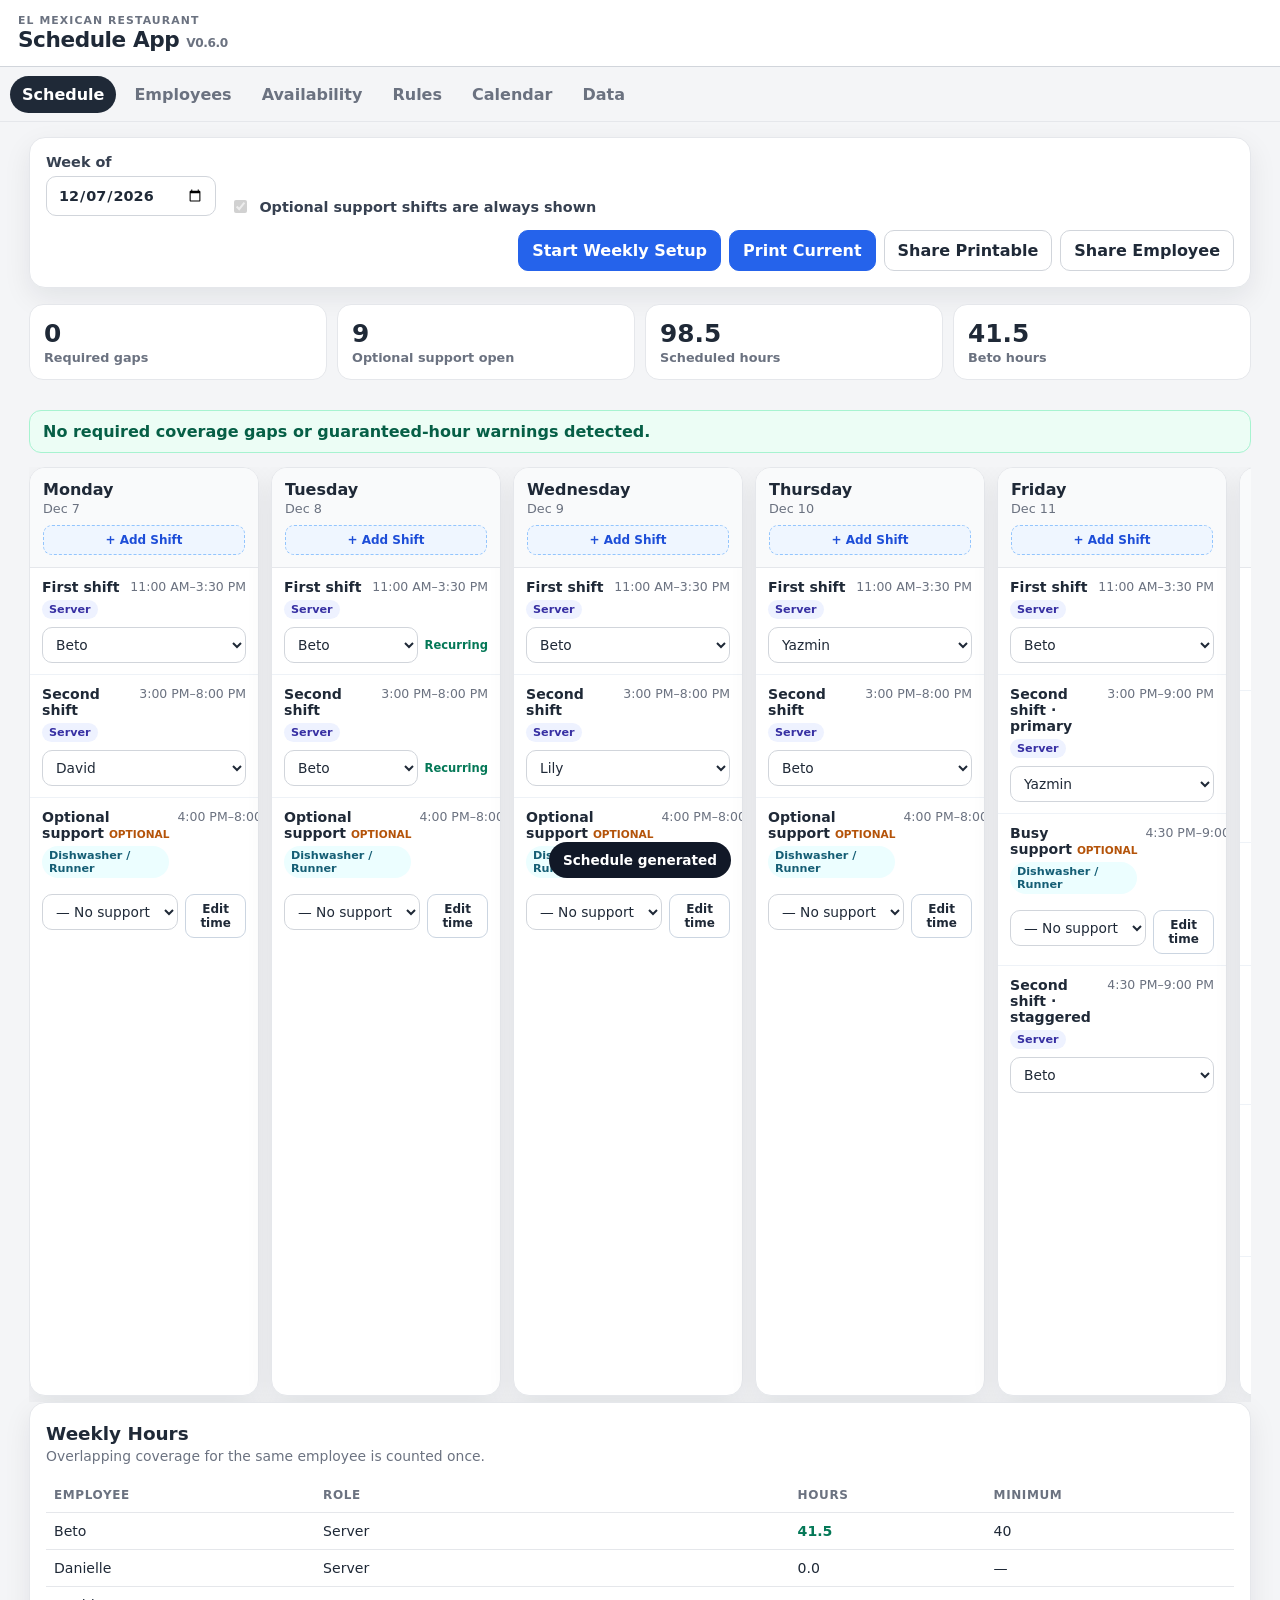
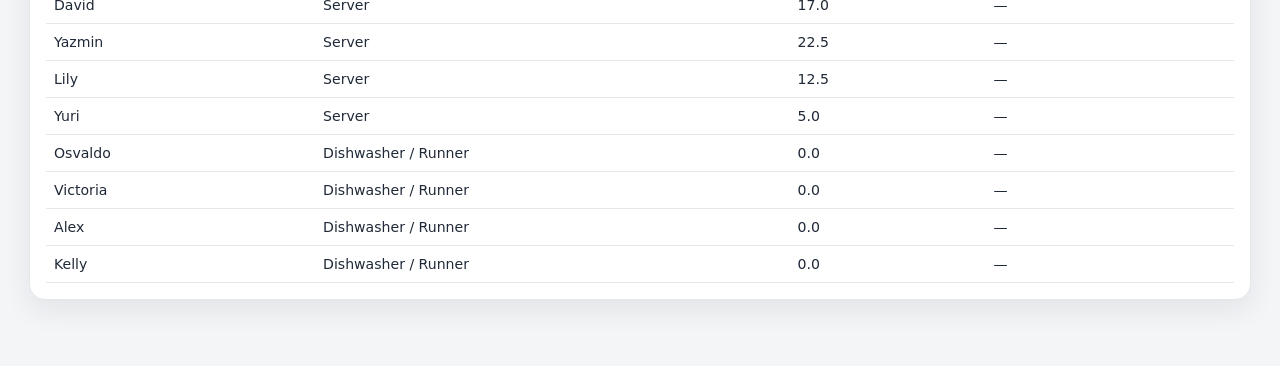
<file: index.html>
<!doctype html>
<html lang="en">
<head>
  <meta charset="utf-8" />
  <meta name="viewport" content="width=device-width,initial-scale=1,viewport-fit=cover" />
  <meta name="theme-color" content="#1f2937" />
  <title>Schedule App V0.6.0</title>
  <link rel="manifest" href="manifest.webmanifest" />
  <link rel="stylesheet" href="styles.css?v=0.6.0" />
</head>
<body>
  <header class="app-header">
    <div>
      <div class="eyebrow">El Mexican Restaurant</div>
      <h1>Schedule App <span class="version">V0.6.0</span></h1>
    </div>
    <button id="installBtn" class="ghost hidden" type="button">Install</button>
  </header>

  <nav class="tabs" aria-label="App sections">
    <button class="tab active" data-tab="schedule">Schedule</button>
    <button class="tab" data-tab="employees">Employees</button>
    <button class="tab" data-tab="availability">Availability</button>
    <button class="tab" data-tab="rules">Rules</button>
    <button class="tab" data-tab="calendar">Calendar</button>
    <button class="tab" data-tab="data">Data</button>
  </nav>

  <main>
    <section id="weeklyFlowBar" class="weekly-flow card hidden" aria-live="polite">
      <div class="weekly-flow-top">
        <div>
          <div id="weeklyFlowCount" class="eyebrow">Step 1 of 7</div>
          <h2 id="weeklyFlowTitle">Employees</h2>
          <p id="weeklyFlowText">Confirm the employees working this week.</p>
        </div>
        <button id="weeklyFlowExit" class="ghost" type="button">Exit setup</button>
      </div>
      <div class="weekly-flow-meta">
        <span id="weeklyFlowWeek"></span>
        <div id="weeklyFlowProgress" class="weekly-flow-progress" aria-label="Weekly setup progress"></div>
      </div>
      <div class="weekly-flow-actions">
        <button id="weeklyFlowBack" type="button">Back</button>
        <button id="weeklyFlowNext" class="primary" type="button">Next</button>
      </div>
    </section>

    <section id="tab-schedule" class="tab-panel active">
      <div class="toolbar card">
        <label>
          <span>Week of</span>
          <input id="weekDate" type="date" />
        </label>
        <label class="checkline">
          <input id="includeSupport" type="checkbox" checked disabled />
          <span>Optional support shifts are always shown</span>
        </label>
        <div class="toolbar-actions">
          <button id="generateBtn" class="primary" type="button">Generate Schedule</button>
          <button id="printCurrentBtn" class="primary" type="button">Print Current</button>
          <button id="printBtn" type="button">Share Printable</button>
          <button id="shareBtn" type="button">Share</button>
        </div>
      </div>

      <div id="scheduleStats" class="stats"></div>
      <div id="alerts" class="alerts"></div>
      <div id="scheduleGrid" class="schedule-grid"></div>

      <div class="card hours-card">
        <div class="section-title-row">
          <div>
            <h2>Weekly Hours</h2>
            <p>Overlapping coverage for the same employee is counted once.</p>
          </div>
        </div>
        <div id="hoursTableWrap"></div>
      </div>
    </section>

    <section id="tab-employees" class="tab-panel">
      <div class="section-title-row">
        <div>
          <h2>Employees</h2>
          <p>Employee profile settings live here. Normal availability and temporary changes are managed under Availability.</p>
        </div>
        <button id="addEmployeeBtn" class="primary" type="button">Add Employee</button>
      </div>
      <div id="employeeList" class="employee-list"></div>
    </section>

    <section id="tab-availability" class="tab-panel">
      <div class="card">
        <div class="section-title-row">
          <div>
            <h2>Normal Availability</h2>
            <p>This is each employee's usual weekly availability. Change it here when their regular schedule changes.</p>
          </div>
        </div>
        <div id="normalAvailabilityList" class="normal-availability-list"></div>
      </div>

      <div class="section-title-row availability-section-title">
        <div>
          <h2>Temporary Changes</h2>
          <p>Use these only when someone's availability is different for a specific date or week.</p>
        </div>
      </div>

      <div class="grid-two">
        <form id="exceptionForm" class="card form-card">
          <h2>Requested Time Off / Temporary Change</h2>
          <p>Use this for a requested day off, vacation, appointment, school conflict, or temporary extra availability. This does not change normal availability.</p>
          <label>Employee<select id="exceptionEmployee" required></select></label>
          <div class="split">
            <label>Start date<input id="exceptionStartDate" type="date" required /></label>
            <label>End date<input id="exceptionEndDate" type="date" required /></label>
          </div>
          <label>Type
            <select id="exceptionType">
              <option value="unavailable" selected>Requested time off / unavailable</option>
              <option value="available">Extra availability</option>
            </select>
          </label>
          <div class="split">
            <label>Start<input id="exceptionStart" type="time" value="08:00" required /></label>
            <label>End<input id="exceptionEnd" type="time" value="21:00" required /></label>
          </div>
          <label>Note<input id="exceptionNote" type="text" placeholder="Vacation, requested day off, appointment, school..." /></label>
          <button class="primary" type="submit">Save Temporary Change</button>
        </form>

        <div class="card">
          <h2>Saved Temporary Changes</h2>
          <div id="exceptionList"></div>
        </div>
      </div>
    </section>

    <section id="tab-rules" class="tab-panel">
      <div class="card">
        <div class="section-title-row">
          <div>
            <h2>Business Hours</h2>
            <p>Closing times are used by any coverage rule set to “Close.”</p>
          </div>
        </div>
        <div id="businessHoursRules"></div>
      </div>

      <div class="card">
        <div class="section-title-row">
          <div>
            <h2>Coverage Template</h2>
            <p>The normal front-of-house schedule. Every shift below can be edited, removed, or replaced.</p>
          </div>
          <button id="addCoverageBtn" class="primary" type="button">Add Shift</button>
        </div>
        <div id="coverageRules"></div>
      </div>

      <div class="card">
        <div class="section-title-row">
          <div>
            <h2>Priority Rules</h2>
            <p>Edit who is preferred for a role, day, or shift. Employees in the same tier have equal priority.</p>
          </div>
          <button id="addPriorityBtn" class="primary" type="button">Add Priority Rule</button>
        </div>
        <div id="priorityRules"></div>
      </div>

      <div class="grid-two">
        <form id="overrideForm" class="card form-card">
          <h2>Special Date Coverage</h2>
          <p>Add extra coverage for a holiday, event, or unusually busy day.</p>
          <label>Date<input id="overrideDate" type="date" required /></label>
          <label>Role
            <select id="overrideRole">
              <option value="server">Server</option>
              <option value="dish_runner">Dishwasher / Runner</option>
            </select>
          </label>
          <label>Label<input id="overrideLabel" type="text" value="Extra holiday coverage" required /></label>
          <div class="split">
            <label>Start<input id="overrideStart" type="time" value="16:30" required /></label>
            <label>End<input id="overrideEnd" type="time" value="20:00" required /></label>
          </div>
          <button class="primary" type="submit">Add Coverage</button>
        </form>
        <div class="card">
          <h2>Special Date Rules</h2>
          <div id="overrideList"></div>
        </div>
      </div>
    </section>

    <section id="tab-calendar" class="tab-panel">
      <div class="card">
        <div class="section-title-row">
          <div>
            <h2>Special Days Calendar</h2>
            <p>U.S. holidays appear automatically. Add local events or other dates that could affect staffing.</p>
          </div>
          <button id="addSpecialDayBtn" class="primary" type="button">Add Special Day</button>
        </div>
        <div class="calendar-toolbar">
          <button id="calendarPrev" type="button" aria-label="Previous month">‹</button>
          <strong id="calendarMonthLabel"></strong>
          <button id="calendarNext" type="button" aria-label="Next month">›</button>
        </div>
        <div id="specialCalendar" class="special-calendar"></div>
      </div>

      <div class="card">
        <h2>Upcoming Special Days</h2>
        <p>Use “Add Coverage” when a special day needs extra staff beyond the normal schedule.</p>
        <div id="specialDaysList"></div>
      </div>
    </section>

    <section id="tab-data" class="tab-panel">
      <div class="card data-card">
        <h2>Database</h2>
        <p>The app code and restaurant data stay separate. The working copy is saved on this device, and you can export it to JSON at any time.</p>
        <div class="data-actions">
          <button id="exportBtn" class="primary" type="button">Export JSON Backup</button>
          <label class="file-button">Import JSON<input id="importFile" type="file" accept="application/json,.json" /></label>
          <button id="resetBtn" class="danger-outline" type="button">Reload Bundled Defaults</button>
        </div>
        <div id="dataInfo" class="data-info"></div>
      </div>
    </section>
  </main>

  <dialog id="employeeDialog">
    <form id="employeeForm" method="dialog" class="dialog-form">
      <div class="section-title-row">
        <div>
          <div class="eyebrow">Employee Profile</div>
          <h2 id="employeeDialogTitle">Edit Employee</h2>
        </div>
        <button id="closeEmployeeDialog" class="icon-button" type="button" aria-label="Close">×</button>
      </div>
      <input id="employeeId" type="hidden" />
      <label>Name<input id="employeeName" type="text" required /></label>
      <label class="checkline"><input id="employeeActive" type="checkbox" /><span>Active employee</span></label>
      <label>Primary role
        <select id="employeeRole">
          <option value="server">Server</option>
          <option value="dish_runner">Dishwasher / Runner</option>
        </select>
      </label>
      <label>Availability type
        <select id="employeeAvailabilityMode">
          <option value="recurring">Recurring / normal pattern</option>
          <option value="weekly_variable">Entered fresh each week</option>
        </select>
      </label>
      <label>Flexibility
        <select id="employeeFlexibility">
          <option value="high">High / can fill gaps</option>
          <option value="normal">Normal</option>
          <option value="variable">Variable</option>
          <option value="backup">Backup / last fill</option>
        </select>
      </label>
      <div class="split">
        <label>Minimum weekly hours<input id="employeeMinHours" type="number" min="0" step="0.5" /></label>
        <label>Maximum weekly hours<input id="employeeMaxHours" type="number" min="0" step="0.5" /></label>
      </div>
      <fieldset>
        <legend>Normal Availability</legend>
        <p class="small">AM covers the first-shift window. PM covers the second-shift window. Select both for either shift.</p>
        <div id="availabilityMatrix" class="availability-matrix"></div>
      </fieldset>
      <label>Notes<textarea id="employeeNotes" rows="3"></textarea></label>
      <div class="dialog-actions">
        <button id="archiveEmployeeBtn" class="danger-outline" type="button">Archive</button>
        <button class="primary" value="save" type="submit">Save Employee</button>
      </div>
    </form>
  </dialog>

  <dialog id="availabilityDialog">
    <form id="availabilityForm" method="dialog" class="dialog-form">
      <div class="section-title-row">
        <div>
          <div class="eyebrow">Normal Availability</div>
          <h2 id="availabilityDialogTitle">Edit Availability</h2>
        </div>
        <button id="closeAvailabilityDialog" class="icon-button" type="button" aria-label="Close">×</button>
      </div>
      <input id="availabilityEmployeeId" type="hidden" />
      <label>Availability type
        <select id="availabilityModeEdit">
          <option value="recurring">Recurring / normal pattern</option>
          <option value="weekly_variable">Entered fresh each week</option>
        </select>
      </label>
      <fieldset>
        <legend>Usual Weekly Availability</legend>
        <p class="small">AM covers the first-shift window. PM covers the second-shift window. Select both for either shift.</p>
        <div id="availabilityMatrixEdit" class="availability-matrix"></div>
      </fieldset>
      <div class="dialog-actions">
        <button class="primary" value="save" type="submit">Save Availability</button>
      </div>
    </form>
  </dialog>

  <dialog id="coverageDialog">
    <form id="coverageForm" method="dialog" class="dialog-form">
      <div class="section-title-row">
        <div><div class="eyebrow">Scheduling Rule</div><h2 id="coverageDialogTitle">Edit Coverage</h2></div>
        <button id="closeCoverageDialog" class="icon-button" type="button" aria-label="Close">×</button>
      </div>
      <input id="coverageId" type="hidden" />
      <label>Day<select id="coverageDay"></select></label>
      <label>Label<input id="coverageLabel" type="text" required placeholder="First shift, Busy support, etc." /></label>
      <label>Role<select id="coverageRole"><option value="server">Server</option><option value="dish_runner">Dishwasher / Runner</option></select></label>
      <div class="split">
        <label>Start<input id="coverageStart" type="time" required /></label>
        <label>End time<input id="coverageEnd" type="time" /></label>
      </div>
      <label class="checkline"><input id="coverageToClose" type="checkbox" /><span>Run this shift until restaurant close</span></label>
      <label class="checkline"><input id="coverageRequired" type="checkbox" checked /><span>Required coverage</span></label>
      <p class="small">Optional coverage appears only when “Include optional dishwasher / runner support” is turned on.</p>
      <div class="dialog-actions">
        <button id="deleteCoverageBtn" class="danger-outline" type="button">Delete Shift</button>
        <button class="primary" value="save" type="submit">Save Rule</button>
      </div>
    </form>
  </dialog>

  <dialog id="priorityDialog">
    <form id="priorityForm" method="dialog" class="dialog-form">
      <div class="section-title-row">
        <div><div class="eyebrow">Scheduling Priority</div><h2 id="priorityDialogTitle">Edit Priority Rule</h2></div>
        <button id="closePriorityDialog" class="icon-button" type="button" aria-label="Close">×</button>
      </div>
      <input id="priorityId" type="hidden" />
      <label>Rule name<input id="priorityLabel" type="text" required /></label>
      <label>Role<select id="priorityRole"><option value="server">Server</option><option value="dish_runner">Dishwasher / Runner</option></select></label>
      <fieldset>
        <legend>Applies on</legend>
        <div id="priorityDays" class="day-checks"></div>
      </fieldset>
      <label>Only shifts starting before (optional)<input id="priorityStartBefore" type="time" /></label>
      <fieldset>
        <legend>Employee priority</legend>
        <p class="small">Choose a tier for each employee. Tier 1 is preferred first. “Not in rule” removes that employee from this priority rule.</p>
        <div id="priorityEmployeeEditor"></div>
      </fieldset>
      <div class="dialog-actions">
        <button id="deletePriorityBtn" class="danger-outline" type="button">Delete Rule</button>
        <button class="primary" value="save" type="submit">Save Priority Rule</button>
      </div>
    </form>
  </dialog>

  <dialog id="supportTimeDialog">
    <form id="supportTimeForm" method="dialog" class="dialog-form">
      <div class="section-title-row">
        <div>
          <div class="eyebrow">This Week Only</div>
          <h2>Edit Optional Support Time</h2>
        </div>
        <button id="closeSupportTimeDialog" class="icon-button" type="button" aria-label="Close">×</button>
      </div>
      <input id="supportTimeSlotId" type="hidden" />
      <label>Date<input id="supportTimeDate" type="date" readonly /></label>
      <div class="split">
        <label>Start<input id="supportTimeStart" type="time" required /></label>
        <label>End<input id="supportTimeEnd" type="time" required /></label>
      </div>
      <p class="small">This changes the optional dishwasher / runner support time for this schedule week only.</p>
      <div class="dialog-actions">
        <button id="cancelSupportTimeDialog" type="button">Cancel</button>
        <button class="primary" value="save" type="submit">Save Time</button>
      </div>
    </form>
  </dialog>

  <dialog id="weeklyShiftDialog">
    <form id="weeklyShiftForm" method="dialog" class="dialog-form">
      <div class="section-title-row">
        <div>
          <div class="eyebrow">This Week Only</div>
          <h2>Add Shift</h2>
        </div>
        <button id="closeWeeklyShiftDialog" class="icon-button" type="button" aria-label="Close">×</button>
      </div>
      <label>Date<input id="weeklyShiftDate" type="date" required readonly /></label>
      <label>Shift name
        <input id="weeklyShiftLabel" type="text" required placeholder="Dishwasher, Runner, Extra server..." />
      </label>
      <label>Employee role
        <select id="weeklyShiftRole">
          <option value="dish_runner">Dishwasher / Runner</option>
          <option value="server">Server</option>
        </select>
      </label>
      <div class="split">
        <label>Start<input id="weeklyShiftStart" type="time" value="16:30" required /></label>
        <label>End<input id="weeklyShiftEnd" type="time" value="20:00" required /></label>
      </div>
      <label class="checkline">
        <input id="weeklyShiftRequired" type="checkbox" checked />
        <span>This shift must be covered</span>
      </label>
      <p class="small">After saving, assign an employee from the new shift on the schedule. Required added shifts count as gaps until someone is assigned.</p>
      <div class="dialog-actions">
        <button id="closeWeeklyShiftDialogBottom" type="button">Cancel</button>
        <button class="primary" value="save" type="submit">Add Shift</button>
      </div>
    </form>
  </dialog>

  <dialog id="shareEmployeeDialog">
    <div class="dialog-form">
      <div class="section-title-row">
        <div><div class="eyebrow">Share Schedule</div><h2>Share by Employee</h2></div>
        <button id="closeShareEmployeeDialog" class="icon-button" type="button" aria-label="Close">×</button>
      </div>
      <p class="small">Choose an employee to share only that person's weekly schedule.</p>
      <div id="shareEmployeeList" class="share-employee-list"></div>
      <div class="dialog-actions">
        <button id="shareAllEmployeesBtn" type="button">Share Everyone, Grouped</button>
      </div>
    </div>
  </dialog>

  <dialog id="specialDayDialog">
    <form id="specialDayForm" method="dialog" class="dialog-form">
      <div class="section-title-row">
        <div><div class="eyebrow">Calendar Reminder</div><h2 id="specialDayDialogTitle">Add Special Day</h2></div>
        <button id="closeSpecialDayDialog" class="icon-button" type="button" aria-label="Close">×</button>
      </div>
      <input id="specialDayId" type="hidden" />
      <label>Date<input id="specialDayDate" type="date" required /></label>
      <label>Name<input id="specialDayLabel" type="text" required placeholder="Local event, school break, observance..." /></label>
      <label>Category
        <select id="specialDayCategory">
          <option value="local_event" selected>Local Event</option>
          <option value="holiday">Holiday / Observance</option>
          <option value="other">Other Special Day</option>
        </select>
      </label>
      <label>Expected staffing impact
        <select id="specialDayStaffingImpact">
          <option value="unknown" selected>Unknown / review later</option>
          <option value="normal">Normal staffing</option>
          <option value="slower">May be slower</option>
          <option value="may_busier">May be busier</option>
          <option value="extra_help">Extra help likely needed</option>
          <option value="custom">Custom staffing</option>
        </select>
      </label>
      <label class="checkline"><input id="specialDayReviewStaffing" type="checkbox" checked /><span>Remind me to review staffing for this day</span></label>
      <label>Note<textarea id="specialDayNote" rows="3" placeholder="Why this day matters, expected rush, etc."></textarea></label>
      <div class="dialog-actions">
        <button id="deleteSpecialDayBtn" class="danger-outline" type="button">Delete</button>
        <button class="primary" value="save" type="submit">Save Special Day</button>
      </div>
    </form>
  </dialog>

  <div id="toast" class="toast" role="status" aria-live="polite"></div>
  <script src="app.js?v=0.6.0"></script>
  <script src="rules-editor.js?v=0.6.0"></script>
  <script src="schedule-v03.js?v=0.6.0"></script>
</body>
</html>
</file>
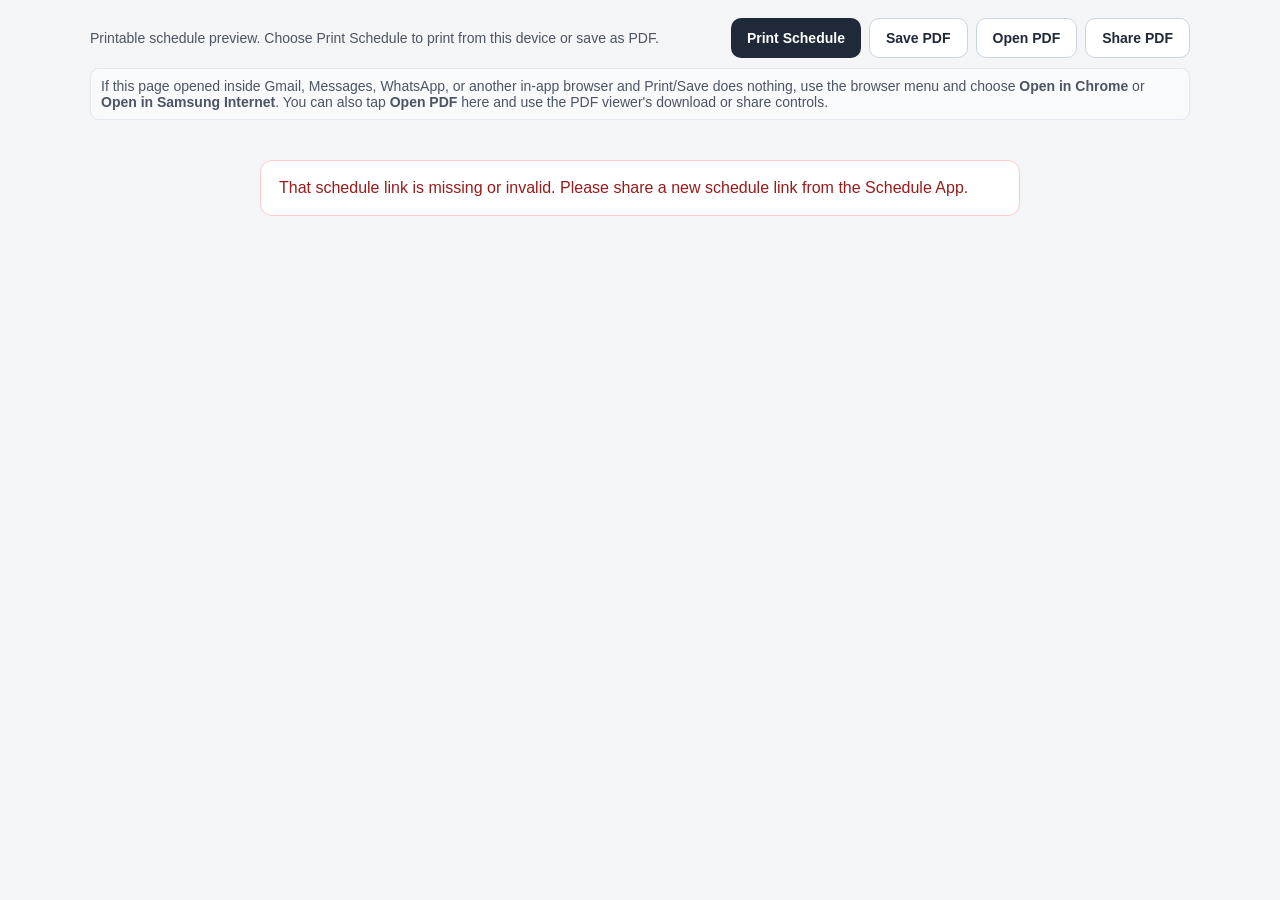
<file: print.html>
<!doctype html>
<html lang="en">
<head>
  <meta charset="utf-8" />
  <meta name="viewport" content="width=device-width,initial-scale=1" />
  <meta name="theme-color" content="#1f2937" />
  <title>El Mexican Weekly Schedule</title>
  <style>
    :root{font-family:Arial,Helvetica,sans-serif;color:#111;background:#f4f5f7}
    *{box-sizing:border-box}
    body{margin:0;padding:18px}
    .actions{max-width:1100px;margin:0 auto 14px;display:flex;gap:10px;align-items:center;justify-content:space-between;flex-wrap:wrap}
    .actions p{margin:0;color:#4b5563;font-size:14px}
    .action-buttons{display:flex;gap:8px;flex-wrap:wrap}
    button.secondary{background:white;color:#1f2937;border:1px solid #cbd5e1}
    .actions .export-status{width:100%;font-size:12px;color:#166534}
    .browser-note{width:100%;font-size:12px;color:#4b5563;background:#f8fafc;border:1px solid #e2e8f0;border-radius:9px;padding:9px 10px}
    button{border:0;border-radius:10px;padding:11px 16px;font:700 14px Arial,Helvetica,sans-serif;background:#1f2937;color:#fff;cursor:pointer}
    .sheet{max-width:1100px;margin:0 auto;background:#fff;padding:22px;border:1px solid #d1d5db;border-radius:12px}
    h1{text-align:center;margin:0 0 4px;font-size:26px}
    .subtitle{text-align:center;margin:0 0 16px;font-size:13px}
    table{width:100%;border-collapse:collapse;table-layout:fixed}
    th,td{border:1.5px solid #333;text-align:center;vertical-align:middle;padding:6px 4px;height:54px;font-size:12px;overflow-wrap:anywhere}
    thead th{font-weight:800;background:#f3f4f6;height:44px}
    thead th:first-child{width:15%}
    tbody th{text-align:left;padding-left:8px;font-size:13px;width:15%}
    thead span{display:block;font-size:9px;font-weight:500;margin-top:2px;color:#444}
    td div+div{margin-top:3px}
    .error{max-width:760px;margin:40px auto;background:#fff;border:1px solid #fecaca;border-radius:12px;padding:18px;color:#991b1b}
    .note{font-size:9px;text-align:left;margin-top:8px;color:#555}
    @media(max-width:700px){
      body{padding:8px}.sheet{padding:10px;overflow-x:auto}
      table{min-width:850px}.actions{padding:4px}
    }
    @page{size:landscape;margin:.35in}
    @media print{
      :root,body{background:#fff}
      body{padding:0}
      .actions{display:none!important}
      .sheet{max-width:none;margin:0;padding:0;border:0;border-radius:0}
      table{min-width:0}
    }
  </style>
</head>
<body>
  <div class="actions">
    <p>Printable schedule preview. Choose Print Schedule to print from this device or save as PDF.</p>
    <div class="action-buttons">
      <button id="printButton" type="button">Print Schedule</button>
      <button id="savePdfButton" class="secondary" type="button">Save PDF</button>
      <button id="openPdfButton" class="secondary" type="button">Open PDF</button>
      <button id="sharePdfButton" class="secondary" type="button">Share PDF</button>
    </div>
    <p id="exportStatus" class="export-status" role="status" aria-live="polite" hidden></p>
    <p class="browser-note">If this page opened inside Gmail, Messages, WhatsApp, or another in-app browser and Print/Save does nothing, use the browser menu and choose <strong>Open in Chrome</strong> or <strong>Open in Samsung Internet</strong>. You can also tap <strong>Open PDF</strong> here and use the PDF viewer's download or share controls.</p>
  </div>
  <main id="sheet" class="sheet" hidden>
    <h1>Weekly Schedule</h1>
    <p id="subtitle" class="subtitle"></p>
    <table>
      <thead><tr id="headerRow"><th>Name</th></tr></thead>
      <tbody id="scheduleBody"></tbody>
    </table>
    <div class="note">Times shown are scheduled work hours.</div>
  </main>
  <div id="error" class="error" hidden>That schedule link is missing or invalid. Please share a new schedule link from the Schedule App.</div>
  <script>
    (function(){
      let scheduleData=null;
      function pdfAscii(value){
  return String(value??'').normalize('NFD').replace(/[\u0300-\u036f]/g,'').replace(/[–—]/g,'-').replace(/[“”]/g,'"').replace(/[‘’]/g,"'").replace(/[^\x20-\x7E]/g,'?');
}

function pdfEscape(value){return pdfAscii(value).replace(/\\/g,'\\\\').replace(/\(/g,'\\(').replace(/\)/g,'\\)')}

function pdfText(x,y,size,value,bold=false,align='left'){
  const raw=pdfAscii(value),safe=pdfEscape(raw);let tx=x;
  const estimated=raw.length*size*.51;
  if(align==='center')tx-=estimated/2;
  if(align==='right')tx-=estimated;
  return `BT /${bold?'F2':'F1'} ${size} Tf 1 0 0 1 ${tx.toFixed(2)} ${y.toFixed(2)} Tm (${safe}) Tj ET\n`;
}

function pdfLine(x1,y1,x2,y2,width=.65){return `${width} w ${x1.toFixed(2)} ${y1.toFixed(2)} m ${x2.toFixed(2)} ${y2.toFixed(2)} l S\n`}

function pdfFillRect(x,y,w,h,gray=.94){return `${gray} g ${x.toFixed(2)} ${y.toFixed(2)} ${w.toFixed(2)} ${h.toFixed(2)} re f 0 g\n`}

function schedulePdfBlob(data){
  const pageW=792,pageH=612,margin=24,tableW=pageW-margin*2,nameW=116,topY=531,headerH=38,bottomLimit=53;
  const days=data.days.slice(0,7),dayW=(tableW-nameW)/days.length;
  const rows=data.rows.map(row=>({
    name:String(row.name||''),
    cells:days.map((_,i)=>Array.isArray(row.cells?.[i])?row.cells[i].map(String):[])
  }));
  const rowHeight=row=>Math.max(36,20+Math.max(1,...row.cells.map(c=>c.length))*9);
  const pages=[];let page=[],used=0;
  for(const row of rows){
    const height=rowHeight(row);
    if(page.length && used+height>topY-headerH-bottomLimit){pages.push(page);page=[];used=0;}
    page.push(row);used+=height;
  }
  if(page.length||!pages.length)pages.push(page);
  const contents=pages.map((group,pageIndex)=>{
    let out='';
    out+=pdfText(pageW/2,578,18,'Weekly Schedule',true,'center');
    out+=pdfText(pageW/2,559,9,`${data.restaurant||'El Mexican Restaurant'} - Week of ${formatWeekStart(data.weekStart)}`,false,'center');
    if(pages.length>1)out+=pdfText(pageW-margin,559,8,`Page ${pageIndex+1} of ${pages.length}`,false,'right');
    const bottomY=topY-headerH-group.reduce((n,row)=>n+rowHeight(row),0);
    out+=pdfFillRect(margin,topY-headerH,tableW,headerH);
    const xs=[margin,margin+nameW];
    for(let d=1;d<=days.length;d++)xs.push(margin+nameW+dayW*d);
    xs.forEach(x=>{out+=pdfLine(x,topY,x,bottomY)});
    out+=pdfLine(margin,topY,margin+tableW,topY);
    out+=pdfLine(margin,topY-headerH,margin+tableW,topY-headerH);
    out+=pdfText(margin+8,topY-23,9,'Name',true);
    days.forEach((day,i)=>{
      const center=margin+nameW+dayW*i+dayW/2;
      out+=pdfText(center,topY-16,8,day.label||'',true,'center');
      out+=pdfText(center,topY-29,7,day.dateLabel||'',false,'center');
    });
    let yTop=topY-headerH;
    group.forEach(row=>{
      const height=rowHeight(row),bottom=yTop-height;
      out+=pdfLine(margin,bottom,margin+tableW,bottom);
      const font=Math.max(6.2,Math.min(8.5,(nameW-12)/(Math.max(1,pdfAscii(row.name).length)*.51)));
      out+=pdfText(margin+6,yTop-height/2+3,font,row.name,true);
      row.cells.forEach((cell,i)=>{
        const center=margin+nameW+dayW*i+dayW/2;
        cell.forEach((shift,k)=>{out+=pdfText(center,yTop-14-k*9,6.7,shift,false,'center')});
      });
      yTop=bottom;
    });
    out+=pdfText(margin,31,7,'Times shown are scheduled work hours.');
    return out;
  });
  const encoder=new TextEncoder(),objects=[];
  objects[1]='<< /Type /Catalog /Pages 2 0 R >>';
  objects[3]='<< /Type /Font /Subtype /Type1 /BaseFont /Helvetica >>';
  objects[4]='<< /Type /Font /Subtype /Type1 /BaseFont /Helvetica-Bold >>';
  const pageRefs=[];
  contents.forEach((content,i)=>{
    const p=5+i*2,c=p+1;pageRefs.push(`${p} 0 R`);
    objects[p]=`<< /Type /Page /Parent 2 0 R /MediaBox [0 0 ${pageW} ${pageH}] /Resources << /Font << /F1 3 0 R /F2 4 0 R >> >> /Contents ${c} 0 R >>`;
    objects[c]=`<< /Length ${encoder.encode(content).length} >>\nstream\n${content}\nendstream`;
  });
  objects[2]=`<< /Type /Pages /Kids [${pageRefs.join(' ')}] /Count ${contents.length} >>`;
  let pdf='%PDF-1.4\n% Schedule App PDF\n';const offsets=[0];
  for(let i=1;i<objects.length;i++){offsets[i]=encoder.encode(pdf).length;pdf+=`${i} 0 obj\n${objects[i]}\nendobj\n`;}
  const xref=encoder.encode(pdf).length;
  pdf+=`xref\n0 ${objects.length}\n0000000000 65535 f \n`;
  for(let i=1;i<objects.length;i++)pdf+=`${String(offsets[i]).padStart(10,'0')} 00000 n \n`;
  pdf+=`trailer\n<< /Size ${objects.length} /Root 1 0 R >>\nstartxref\n${xref}\n%%EOF\n`;
  return new Blob([encoder.encode(pdf)],{type:'application/pdf'});
}

function schedulePdfFilename(data){
  const week=/^\d{4}-\d{2}-\d{2}$/.test(data.weekStart||'')?data.weekStart:'schedule';
  return `El_Mexican_Schedule_${week}.pdf`;
}

function showExportStatus(message){
  const status=document.getElementById('exportStatus');
  status.hidden=false;status.textContent=message;
}

function downloadSchedulePdf(blob,filename){
  const url=URL.createObjectURL(blob),a=document.createElement('a');
  a.href=url;a.download=filename;document.body.appendChild(a);a.click();a.remove();
  setTimeout(()=>URL.revokeObjectURL(url),60000);
}

function openSchedulePdf(){
  if(!scheduleData)return;
  try{
    const blob=schedulePdfBlob(scheduleData);
    const url=URL.createObjectURL(blob);
    const opened=window.open(url,'_blank');
    if(!opened){
      window.location.href=url;
      return;
    }
    showExportStatus('PDF opened. Use the PDF viewer download, print, or share controls.');
    setTimeout(()=>URL.revokeObjectURL(url),120000);
  }catch(err){
    showExportStatus('Could not open the PDF in this browser. Try opening this schedule link in Chrome or Samsung Internet.');
  }
}

function saveScheduleAsPdf(){
  if(!scheduleData)return;
  try{
    downloadSchedulePdf(schedulePdfBlob(scheduleData),schedulePdfFilename(scheduleData));
    showExportStatus('Download requested. If no file appears in Downloads, tap Open PDF and save it from the PDF viewer.');
  }catch(err){
    showExportStatus('Could not start the download. Tap Open PDF instead, or open this schedule link in Chrome or Samsung Internet.');
  }
}

function printSchedule(){
  try{
    window.print();
    setTimeout(()=>{
      showExportStatus('If no print screen opened, use Open PDF or open this link in Chrome/Samsung Internet and print from there.');
    },700);
  }catch(err){
    showExportStatus('This browser did not open printing. Use Open PDF or open the link in Chrome/Samsung Internet.');
  }
}

async function shareSchedulePdf(){
  if(!scheduleData)return;
  try{
    const blob=schedulePdfBlob(scheduleData),filename=schedulePdfFilename(scheduleData);
    if(typeof navigator.share==='function' && typeof File==='function'){
      const file=new File([blob],filename,{type:'application/pdf'});
      if(typeof navigator.canShare!=='function'||navigator.canShare({files:[file]})){
        try{
          await navigator.share({title:`El Mexican schedule - ${scheduleData.weekStart}`,text:'Weekly work schedule PDF attached.',files:[file]});
          showExportStatus('PDF handed to your sharing app.');
          return;
        }catch(err){if(err?.name==='AbortError')return;}
      }
    }
    showExportStatus('This browser cannot share the PDF file directly. Opening the PDF instead so you can use the viewer share button.');
    const url=URL.createObjectURL(blob);
    const opened=window.open(url,'_blank');
    if(!opened) window.location.href=url;
    else setTimeout(()=>URL.revokeObjectURL(url),120000);
  }catch(err){showExportStatus('Could not share the PDF. Try Save PDF, then attach it to an email.');}
}
      function decodePayload(){
        const prefix='#schedule=';
        if(!location.hash.startsWith(prefix)) throw new Error('Missing schedule');
        let b64=location.hash.slice(prefix.length).replace(/-/g,'+').replace(/_/g,'/');
        while(b64.length%4) b64+='=';
        const binary=atob(b64);
        const bytes=Uint8Array.from(binary,c=>c.charCodeAt(0));
        return JSON.parse(new TextDecoder().decode(bytes));
      }
      function formatWeekStart(iso){
        const parts=String(iso).split('-').map(Number);
        if(parts.length!==3 || parts.some(Number.isNaN)) return iso;
        return new Date(parts[0],parts[1]-1,parts[2],12).toLocaleDateString(undefined,{month:'long',day:'numeric',year:'numeric'});
      }
      try{
        const data=decodePayload();
        if(!Array.isArray(data.days)||!data.days.length||!Array.isArray(data.rows)) throw new Error('Bad schedule');
        scheduleData=data;
        document.getElementById('subtitle').textContent=(data.restaurant||'El Mexican Restaurant')+' · Week of '+formatWeekStart(data.weekStart);
        const header=document.getElementById('headerRow');
        data.days.forEach(day=>{
          const th=document.createElement('th');
          th.append(document.createTextNode(day.label||''));
          const span=document.createElement('span');
          span.textContent=day.dateLabel||'';
          th.appendChild(span);
          header.appendChild(th);
        });
        const body=document.getElementById('scheduleBody');
        data.rows.forEach(row=>{
          const tr=document.createElement('tr');
          const name=document.createElement('th');
          name.scope='row';
          name.textContent=row.name||'';
          tr.appendChild(name);
          (row.cells||[]).forEach(cell=>{
            const td=document.createElement('td');
            (cell||[]).forEach(line=>{
              const div=document.createElement('div');
              div.textContent=line;
              td.appendChild(div);
            });
            tr.appendChild(td);
          });
          body.appendChild(tr);
        });
        document.getElementById('sheet').hidden=false;
      }catch(err){
        document.getElementById('error').hidden=false;
      }
      document.getElementById('printButton').addEventListener('click',printSchedule);
      document.getElementById('savePdfButton').addEventListener('click',saveScheduleAsPdf);
      document.getElementById('openPdfButton').addEventListener('click',openSchedulePdf);
      document.getElementById('sharePdfButton').addEventListener('click',shareSchedulePdf);
      if(!scheduleData)document.querySelectorAll('.action-buttons button').forEach(button=>button.disabled=true);
    })();
  </script>
</body>
</html>
</file>
<file: styles.css>
:root{
  --bg:#f4f5f7;
  --card:#ffffff;
  --text:#1f2937;
  --muted:#6b7280;
  --line:#d1d5db;
  --accent:#2563eb;
  --accent-dark:#1d4ed8;
  --danger:#b91c1c;
  --warn:#b45309;
  --ok:#047857;
  --shadow:0 10px 28px rgba(15,23,42,.08);
  --radius:16px;
}
*{box-sizing:border-box}
html{background:var(--bg)}
body{margin:0;font-family:system-ui,-apple-system,BlinkMacSystemFont,"Segoe UI",sans-serif;background:var(--bg);color:var(--text)}
button,input,select,textarea{font:inherit}
button{cursor:pointer}
.app-header{position:sticky;top:0;z-index:30;display:flex;justify-content:space-between;align-items:center;padding:14px 18px;background:rgba(255,255,255,.96);border-bottom:1px solid var(--line);backdrop-filter:blur(10px)}
.app-header h1{margin:0;font-size:1.35rem;letter-spacing:-.02em}.version{font-size:.76rem;color:var(--muted);font-weight:700}
.eyebrow{text-transform:uppercase;font-size:.68rem;font-weight:800;letter-spacing:.1em;color:var(--muted)}
.tabs{position:sticky;top:68px;z-index:29;display:flex;gap:6px;overflow-x:auto;padding:8px 10px;background:rgba(244,245,247,.96);border-bottom:1px solid #e5e7eb}
.tab{white-space:nowrap;border:0;background:transparent;padding:9px 12px;border-radius:999px;color:var(--muted);font-weight:700}.tab.active{background:var(--text);color:white}
main{max-width:1250px;margin:0 auto;padding:16px 14px 50px}
.tab-panel{display:none}.tab-panel.active{display:block}
.card{background:var(--card);border:1px solid #e5e7eb;border-radius:var(--radius);box-shadow:var(--shadow);padding:16px;margin-bottom:16px}
.toolbar{display:flex;gap:14px;align-items:end;flex-wrap:wrap}.toolbar label{min-width:170px}.toolbar-actions{margin-left:auto;display:flex;gap:8px;flex-wrap:wrap}
label{display:grid;gap:6px;font-weight:700;font-size:.9rem;color:#374151}input,select,textarea{width:100%;padding:10px 11px;border:1px solid var(--line);border-radius:10px;background:white;color:var(--text)}input:focus,select:focus,textarea:focus{outline:2px solid rgba(37,99,235,.2);border-color:var(--accent)}
.checkline{display:flex!important;align-items:center;gap:9px;min-width:0!important}.checkline input{width:auto}
button,.file-button{border:1px solid var(--line);background:white;color:var(--text);padding:10px 13px;border-radius:10px;font-weight:800;text-align:center}.primary{background:var(--accent);border-color:var(--accent);color:white}.primary:hover{background:var(--accent-dark)}.ghost{background:transparent}.danger-outline{color:var(--danger);border-color:#fecaca;background:#fff}.icon-button{border:0;background:transparent;font-size:1.8rem;padding:0 5px}.hidden{display:none!important}
.stats{display:grid;grid-template-columns:repeat(4,minmax(0,1fr));gap:10px;margin:16px 0}.stat{background:white;border:1px solid #e5e7eb;border-radius:14px;padding:14px}.stat .value{font-size:1.55rem;font-weight:900}.stat .label{font-size:.8rem;color:var(--muted);font-weight:700;margin-top:2px}
.alerts{display:grid;gap:8px;margin-bottom:14px}.alert{padding:11px 13px;border-radius:12px;font-weight:700}.alert.warn{background:#fff7ed;color:#9a3412;border:1px solid #fed7aa}.alert.ok{background:#ecfdf5;color:#065f46;border:1px solid #a7f3d0}
.schedule-grid{display:grid;grid-template-columns:repeat(7,minmax(230px,1fr));gap:12px;overflow-x:auto;padding-bottom:6px}.day-card{min-width:230px;background:white;border:1px solid #e5e7eb;border-radius:16px;overflow:hidden;box-shadow:var(--shadow)}.day-head{padding:12px 13px;background:#f9fafb;border-bottom:1px solid #e5e7eb}.day-head h3{margin:0;font-size:1rem}.day-head .date{font-size:.8rem;color:var(--muted);margin-top:2px}.slot{padding:11px 12px;border-bottom:1px solid #eef2f7}.slot:last-child{border-bottom:0}.slot-top{display:flex;justify-content:space-between;gap:8px;align-items:flex-start}.slot-label{font-weight:800;font-size:.88rem}.slot-time{font-size:.78rem;color:var(--muted);white-space:nowrap}.role-badge{display:inline-block;margin-top:5px;font-size:.7rem;padding:3px 7px;border-radius:999px;background:#eef2ff;color:#3730a3;font-weight:800}.role-badge.support{background:#ecfeff;color:#155e75}.optional{font-size:.66rem;color:var(--warn);font-weight:800;margin-left:5px}.assignment{margin-top:8px;display:flex;align-items:center;gap:7px}.assignment select{padding:8px 9px;font-size:.86rem}.fixed-mark{font-size:.72rem;color:var(--ok);font-weight:800}.gap-mark{font-size:.72rem;color:var(--danger);font-weight:800}
.hours-card p,.card p,.section-title-row p{margin:.2rem 0 0;color:var(--muted);font-size:.87rem}.section-title-row{display:flex;justify-content:space-between;align-items:flex-start;gap:12px;margin:4px 0 14px}.section-title-row h2,.card h2{margin:0;font-size:1.15rem}
table{width:100%;border-collapse:collapse}th,td{text-align:left;padding:10px 8px;border-bottom:1px solid #e5e7eb;font-size:.88rem}th{color:var(--muted);font-size:.75rem;text-transform:uppercase;letter-spacing:.05em}.hours-low{color:var(--danger);font-weight:900}.hours-ok{color:var(--ok);font-weight:900}
.employee-list{display:grid;grid-template-columns:repeat(2,minmax(0,1fr));gap:12px}.employee-card{background:white;border:1px solid #e5e7eb;border-radius:15px;padding:14px;box-shadow:var(--shadow)}.employee-card.archived{opacity:.55}.employee-top{display:flex;justify-content:space-between;gap:10px}.employee-name{font-weight:900;font-size:1.05rem}.employee-meta{display:flex;flex-wrap:wrap;gap:6px;margin-top:8px}.chip{font-size:.72rem;font-weight:800;background:#f3f4f6;padding:4px 7px;border-radius:999px}.employee-notes{margin-top:9px;color:var(--muted);font-size:.82rem}.employee-actions{margin-top:12px;display:flex;gap:8px}
.grid-two{display:grid;grid-template-columns:1fr 1fr;gap:16px}.form-card{display:grid;gap:12px;align-content:start}.split{display:grid;grid-template-columns:1fr 1fr;gap:10px}.list-row{display:flex;justify-content:space-between;align-items:center;gap:10px;padding:10px 0;border-bottom:1px solid #e5e7eb}.list-row:last-child{border-bottom:0}.list-row-main{min-width:0}.list-row-title{font-weight:850}.list-row-sub{font-size:.8rem;color:var(--muted);margin-top:2px}.small{font-size:.8rem!important}
.coverage-day{margin:0 0 13px}.coverage-day h3{font-size:.95rem;margin:0 0 6px;text-transform:capitalize}.coverage-row{display:grid;grid-template-columns:1.5fr .8fr .75fr .75fr;gap:8px;padding:8px 0;border-bottom:1px solid #eef2f7;font-size:.84rem}.coverage-row:last-child{border-bottom:0}.priority-card{border:1px solid #e5e7eb;border-radius:12px;padding:12px;margin:10px 0}.priority-tier{display:flex;gap:7px;align-items:center;flex-wrap:wrap;margin-top:8px}.priority-person{display:inline-flex;align-items:center;gap:4px;background:#f3f4f6;border-radius:999px;padding:4px 6px 4px 9px;font-weight:800;font-size:.8rem}.priority-person button{padding:1px 5px;border:0;background:transparent}.tier-label{font-size:.72rem;color:var(--muted);font-weight:800;min-width:48px}
.data-actions{display:flex;gap:10px;flex-wrap:wrap;margin:16px 0}.file-button{position:relative;overflow:hidden;display:inline-block}.file-button input{position:absolute;inset:0;opacity:0;cursor:pointer}.data-info{font-size:.86rem;color:var(--muted);line-height:1.6}
dialog{width:min(680px,calc(100vw - 24px));border:0;border-radius:18px;padding:0;box-shadow:0 25px 80px rgba(0,0,0,.25)}dialog::backdrop{background:rgba(15,23,42,.45)}.dialog-form{padding:18px;display:grid;gap:12px}.dialog-actions{display:flex;justify-content:space-between;gap:10px;margin-top:6px}.availability-matrix{display:grid;grid-template-columns:1fr auto auto;gap:7px 10px;align-items:center}.availability-matrix .dayname{font-weight:800;text-transform:capitalize}.availability-matrix label{display:flex;align-items:center;gap:5px;font-size:.78rem}.availability-matrix input{width:auto}fieldset{border:1px solid #e5e7eb;border-radius:12px;padding:12px}legend{font-weight:900;padding:0 5px}
.toast{position:fixed;left:50%;bottom:22px;transform:translateX(-50%) translateY(20px);background:#111827;color:white;padding:10px 14px;border-radius:999px;font-weight:800;font-size:.85rem;opacity:0;pointer-events:none;transition:.2s;z-index:100}.toast.show{opacity:1;transform:translateX(-50%) translateY(0)}
@media(max-width:900px){.schedule-grid{grid-template-columns:repeat(7,250px)}.stats{grid-template-columns:repeat(2,1fr)}.employee-list,.grid-two{grid-template-columns:1fr}.toolbar-actions{margin-left:0;width:100%}.toolbar-actions button{flex:1}.coverage-row{grid-template-columns:1.4fr .8fr .8fr}.coverage-row .coverage-required{display:none}}
@media(max-width:520px){main{padding:12px 9px 40px}.app-header{padding:11px 12px}.tabs{top:61px}.stats{grid-template-columns:1fr 1fr}.stat{padding:11px}.schedule-grid{grid-template-columns:repeat(7,238px)}.employee-list{grid-template-columns:1fr}.split{grid-template-columns:1fr}.data-actions>*{width:100%}}
@media print{
  body{background:white}.app-header,.tabs,.toolbar,.alerts,.hours-card,.tab-panel:not(#tab-schedule){display:none!important}main{max-width:none;padding:0}.schedule-grid{display:grid;grid-template-columns:repeat(4,1fr);overflow:visible;gap:8px}.day-card{min-width:0;box-shadow:none;break-inside:avoid}.assignment select{appearance:none;border:0;padding:0;font-weight:800}.stats{grid-template-columns:repeat(4,1fr)}.stat{box-shadow:none}.optional{display:none}
}


/* V0.3 calendar + employee share */
.calendar-toolbar{display:grid;grid-template-columns:auto 1fr auto;gap:10px;align-items:center;margin:8px 0 14px}.calendar-toolbar strong{text-align:center;font-size:1.05rem}.calendar-toolbar button{font-size:1.3rem;padding:5px 12px}
.special-calendar{display:grid;grid-template-columns:repeat(7,minmax(0,1fr));border:1px solid #e5e7eb;border-radius:14px;overflow:hidden}.calendar-dow{padding:8px 4px;text-align:center;font-size:.72rem;font-weight:900;color:var(--muted);background:#f9fafb;border-right:1px solid #e5e7eb}.calendar-dow:nth-child(7){border-right:0}.calendar-cell{min-height:92px;border:0;border-right:1px solid #e5e7eb;border-top:1px solid #e5e7eb;border-radius:0;background:#fff;text-align:left;padding:7px;display:block;color:var(--text);font-weight:400}.calendar-cell:nth-child(7n){border-right:0}.calendar-cell.empty{background:#f9fafb}.calendar-number{font-weight:900;font-size:.8rem}.calendar-events{display:grid;gap:3px;margin-top:5px}.calendar-tag{display:block;overflow:hidden;text-overflow:ellipsis;white-space:nowrap;border-radius:5px;padding:3px 4px;font-size:.62rem;font-weight:800;background:#fef3c7;color:#92400e}.calendar-tag.level-very_busy{background:#fee2e2;color:#991b1b}.calendar-tag.level-moderate{background:#e0f2fe;color:#075985}.calendar-tag.coverage{background:#dcfce7;color:#166534}.calendar-more{font-size:.6rem;color:var(--muted);font-weight:700}
.special-day-row,.share-employee-row{display:flex;align-items:center;justify-content:space-between;gap:10px;padding:10px 0;border-bottom:1px solid #e5e7eb}.special-day-row:last-child,.share-employee-row:last-child{border-bottom:0}.special-actions{display:flex;gap:7px;flex-wrap:wrap}.special-note{font-size:.76rem;color:var(--muted);margin-top:3px}.share-employee-list{max-height:55vh;overflow:auto}.alert-action{margin-left:10px;padding:5px 8px;font-size:.74rem;background:white}
@media(max-width:600px){.special-calendar{grid-template-columns:repeat(7,minmax(42px,1fr))}.calendar-cell{min-height:70px;padding:4px}.calendar-tag{font-size:.55rem;padding:2px 3px}.calendar-dow{font-size:.62rem}.special-day-row,.share-employee-row{align-items:flex-start}.special-actions{justify-content:flex-end}}

.calendar-tag.impact-unknown{background:#f3f4f6;color:#374151}
.calendar-tag.impact-normal{background:#dcfce7;color:#166534}
.calendar-tag.impact-slower{background:#e0f2fe;color:#075985}
.calendar-tag.impact-may_busier{background:#fef3c7;color:#92400e}
.calendar-tag.impact-extra_help{background:#fee2e2;color:#991b1b}
.calendar-tag.impact-custom{background:#ede9fe;color:#5b21b6}

.calendar-tag.event-national_holiday{outline:1px solid #c7d2fe}
.calendar-tag.event-local_event{outline:1px solid #f5d0fe}
.event-kind{font-size:.78em;font-weight:700;color:inherit;opacity:.8}

.normal-availability-list{display:grid;gap:8px}.normal-availability-row{display:flex;align-items:center;justify-content:space-between;gap:12px;padding:10px 0;border-bottom:1px solid #e5e7eb}.normal-availability-row:last-child{border-bottom:0}.normal-availability-main{min-width:0}.availability-section-title{margin-top:20px}
@media(max-width:600px){.normal-availability-row{align-items:flex-start;flex-direction:column}.normal-availability-row button{width:100%}}

.mobile-week-strip{display:none}
@media(max-width:900px){
  .mobile-week-strip{
    display:grid;
    grid-template-columns:repeat(7,minmax(0,1fr));
    gap:5px;
    margin:10px 0 12px;
    padding:0 1px;
  }
  .mobile-week-day{
    min-width:0;
    padding:8px 2px;
    border-radius:10px;
    background:white;
    border:1px solid #d1d5db;
    color:#374151;
    display:grid;
    gap:2px;
    text-align:center;
    font-weight:800;
  }
  .mobile-week-day[aria-selected="true"]{
    background:var(--text);
    color:white;
    border-color:var(--text);
  }
  .mobile-week-name{font-size:.72rem}
  .mobile-week-date{font-size:.62rem;font-weight:700;opacity:.85}
  .schedule-grid.mobile-day-view{
    display:block;
    overflow:visible;
    padding-bottom:0;
  }
  .schedule-grid.mobile-day-view .day-card{
    display:none;
    min-width:0;
    width:100%;
  }
  .schedule-grid.mobile-day-view .day-card.mobile-active{
    display:block;
  }
}

/* V0.4.7 mobile nav */
@media(max-width:700px){
  .tabs{
    display:grid;
    grid-template-columns:repeat(3,minmax(0,1fr));
    gap:6px;
    overflow:visible;
    padding:8px 9px;
  }
  .tab{
    min-width:0;
    width:100%;
    white-space:normal;
    padding:9px 4px;
    border-radius:12px;
    font-size:.78rem;
    line-height:1.1;
    text-align:center;
  }
}

/* V0.5 weekly setup wizard */
.weekly-flow{
  position:sticky;
  top:118px;
  z-index:28;
  border:2px solid #bfdbfe;
  box-shadow:0 10px 30px rgba(37,99,235,.12);
}
.weekly-flow-top{display:flex;justify-content:space-between;align-items:flex-start;gap:14px}
.weekly-flow-top h2{margin:3px 0 4px;font-size:1.2rem}
.weekly-flow-top p{margin:0;color:var(--muted);line-height:1.4}
.weekly-flow-meta{display:flex;align-items:center;justify-content:space-between;gap:12px;flex-wrap:wrap;margin-top:12px;padding-top:10px;border-top:1px solid #dbeafe}
#weeklyFlowWeek{font-weight:800;font-size:.84rem;color:#374151}
.weekly-flow-progress{display:flex;gap:5px;flex-wrap:wrap}
.weekly-flow-dot{width:25px;height:25px;border-radius:50%;display:inline-grid;place-items:center;background:#e5e7eb;color:#6b7280;font-size:.72rem;font-weight:900}
.weekly-flow-dot.active{background:var(--accent);color:white}
.weekly-flow-dot.done{background:#d1fae5;color:#065f46}
.weekly-flow-actions{display:flex;justify-content:space-between;gap:10px;margin-top:12px}
.weekly-flow-actions button{min-width:110px}
.wizard-focus{outline:3px solid rgba(37,99,235,.22);outline-offset:4px;border-radius:14px}
@media(max-width:700px){
  .weekly-flow{top:153px;padding:14px}
  .weekly-flow-top{display:grid;grid-template-columns:1fr auto}
  .weekly-flow-top .ghost{padding:8px 9px;font-size:.74rem}
  .weekly-flow-meta{display:block}
  .weekly-flow-progress{margin-top:9px;justify-content:space-between}
  .weekly-flow-dot{width:27px;height:27px}
  .weekly-flow-actions button{flex:1}
}

/* V0.5.2 add-shift controls */
.day-head{position:relative}
.add-weekly-shift{
  margin-top:9px;
  width:100%;
  padding:7px 9px;
  border-radius:9px;
  border:1px dashed #93c5fd;
  background:#eff6ff;
  color:#1d4ed8;
  font-size:.75rem;
  font-weight:900;
}
.add-weekly-shift:active{transform:translateY(1px)}
@media(max-width:900px){
  .add-weekly-shift{padding:9px 10px;font-size:.8rem}
}

/* V0.5.7 optional support */
.support-time-edit{
  margin-top:8px;
  padding:7px 10px;
  border-radius:9px;
  border:1px solid #cbd5e1;
  background:#fff;
  font-size:.75rem;
  font-weight:800;
}
.assignment .support-time-edit{width:auto}
</file>
